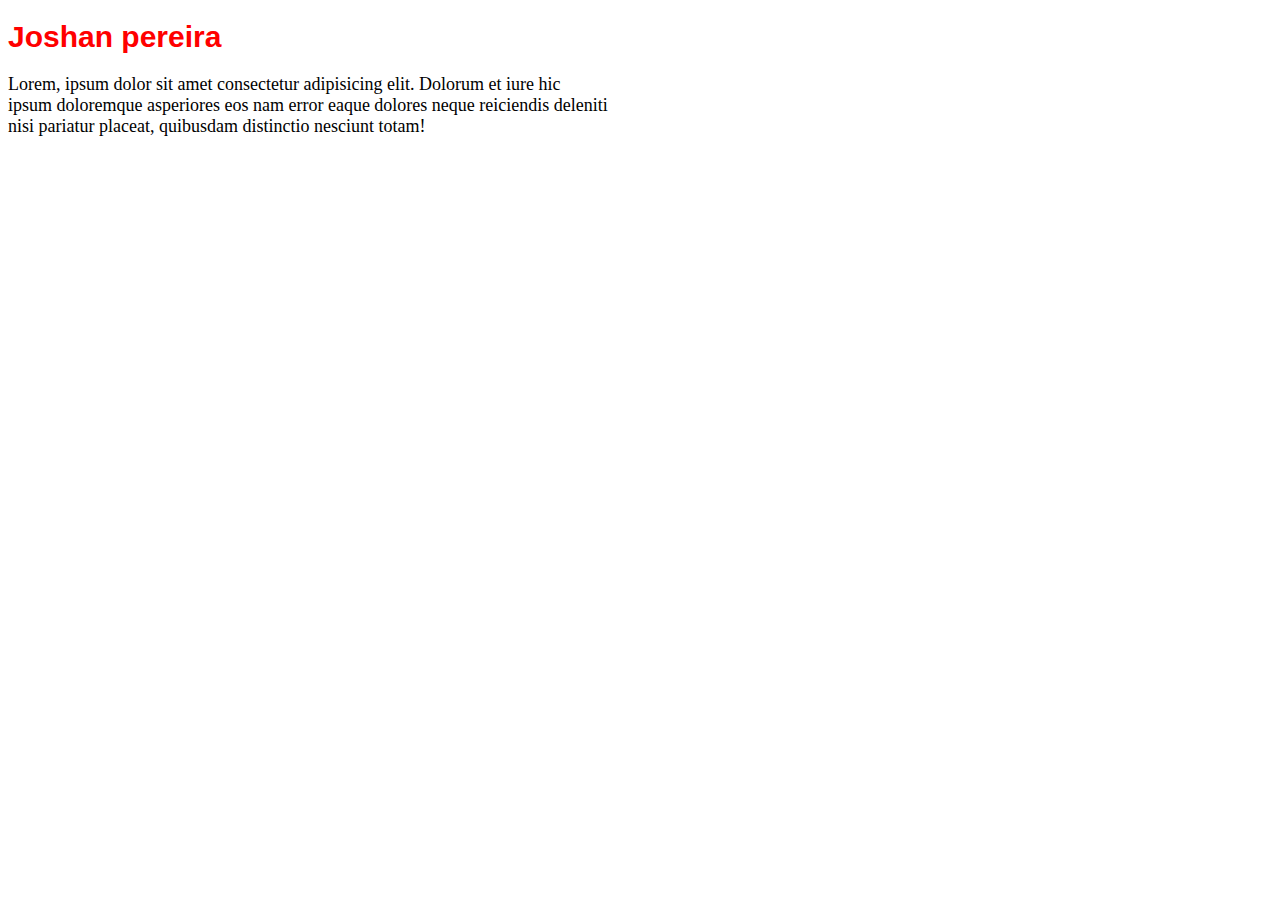
<file: clase_4/index.html>
<!DOCTYPE html>
<html lang="en">
<head>
    <meta charset="UTF-8">
    <meta name="viewport" content="width=device-width, initial-scale=1.0">
    <title>Document</title>
    <link rel="stylesheet" href="css/styles.css">
</head>
<body>
    <header>
        <h1>Joshan pereira</h1>
        <p>Lorem, ipsum dolor sit amet consectetur adipisicing elit. Dolorum et iure hic ipsum doloremque asperiores eos nam error eaque dolores neque reiciendis deleniti nisi pariatur placeat, quibusdam distinctio nesciunt totam!</p>
    </header>
    <main>

    </main>
    <footer>
        
    </footer>
</body>
</html>
</file>
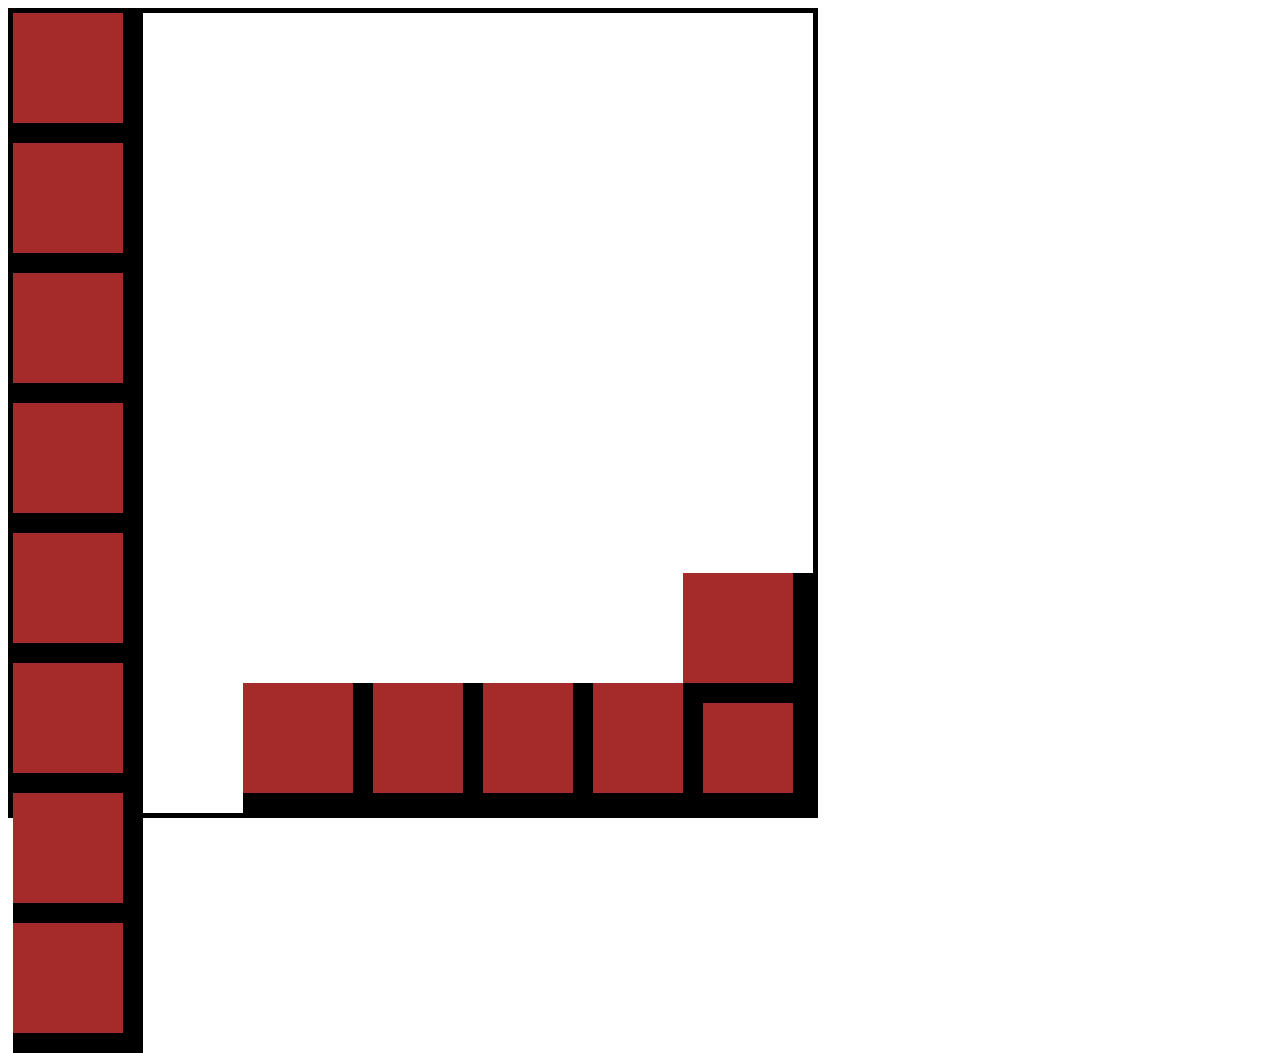
<file: clase_6/index.html>
<!DOCTYPE html>
<html lang="en">
<head>
    <meta charset="UTF-8">
    <meta name="viewport" content="width=device-width, initial-scale=1.0">
    <title>Document</title>
    <link rel="stylesheet" href="css/styles.css">
</head>
<body>
    <div class="caja-contenedora">
        <div class="cajita1"></div>
        <div class="cajita2"></div>
        <div class="cajita3"></div>
        <div class="cajita4"></div>
        <div class="cajita5"></div>
        <div class="cajita6"></div>
        <div class="cajita7"></div>
        <div class="cajita8"></div>
        <div class="cajita9"></div>
        <div class="cajita10"></div>
        <div class="cajita11"></div>
        <div class="cajita12"></div>
        <div class="cajita13"></div>
        <div class="cajita14"></div>
        <div class="cajita15"></div>
    </div>
    

</body>
</html>
</file>
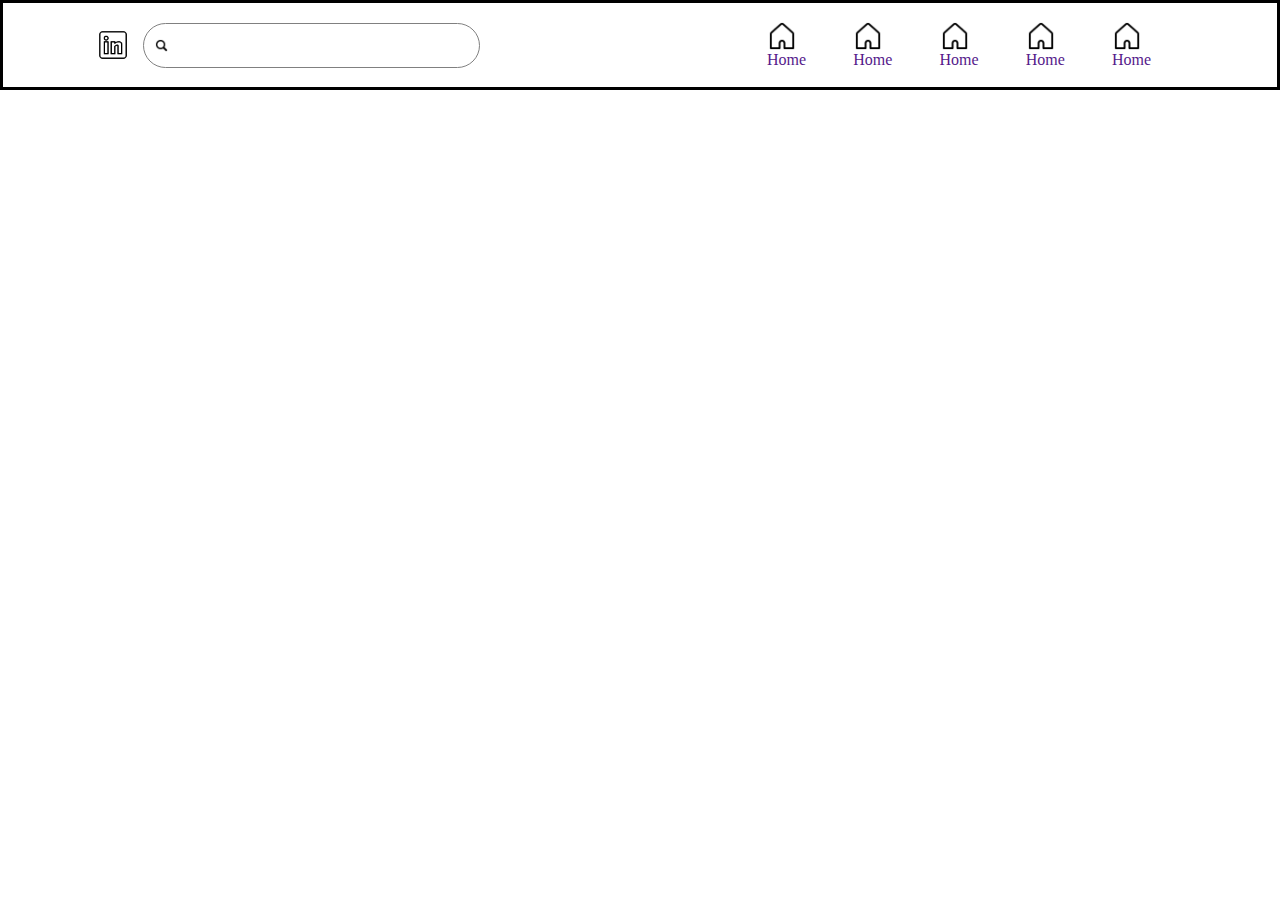
<file: clase_7/index.html>
<!DOCTYPE html>
<html lang="en">
<head>
    <meta charset="UTF-8">
    <meta name="viewport" content="width=device-width, initial-scale=1.0">
    <link rel="stylesheet" href="css/styles.css">
    <title>Document</title>
</head>
<body>
    <header class="encabezado1">
        <div class="encabezado_icon_search">
            <img src="img/social.png" alt="">
            <div>
                <img src="img/lupa.png" alt="">
                <input type="text">
            </div>
        </div>
        <div class="encabezado-menu">
            <a href="">
                <img src="img/hogar (1).png" alt="">
                <span>Home</span>
            </a>
            <a href="">
                <img src="img/hogar (1).png" alt="">
                <span>Home</span>
            </a>
            <a href="">
                <img src="img/hogar (1).png" alt="">
                <span>Home</span>
            </a>
            <a href="">
                <img src="img/hogar (1).png" alt="">
                <span>Home</span>
            </a>
            <a href="">
                <img src="img/hogar (1).png" alt="">
                <span>Home</span>
            </a>
        </div>
    </header>
    <main>

    </main>
    <footer>

    </footer>

</body>
</html>
</file>
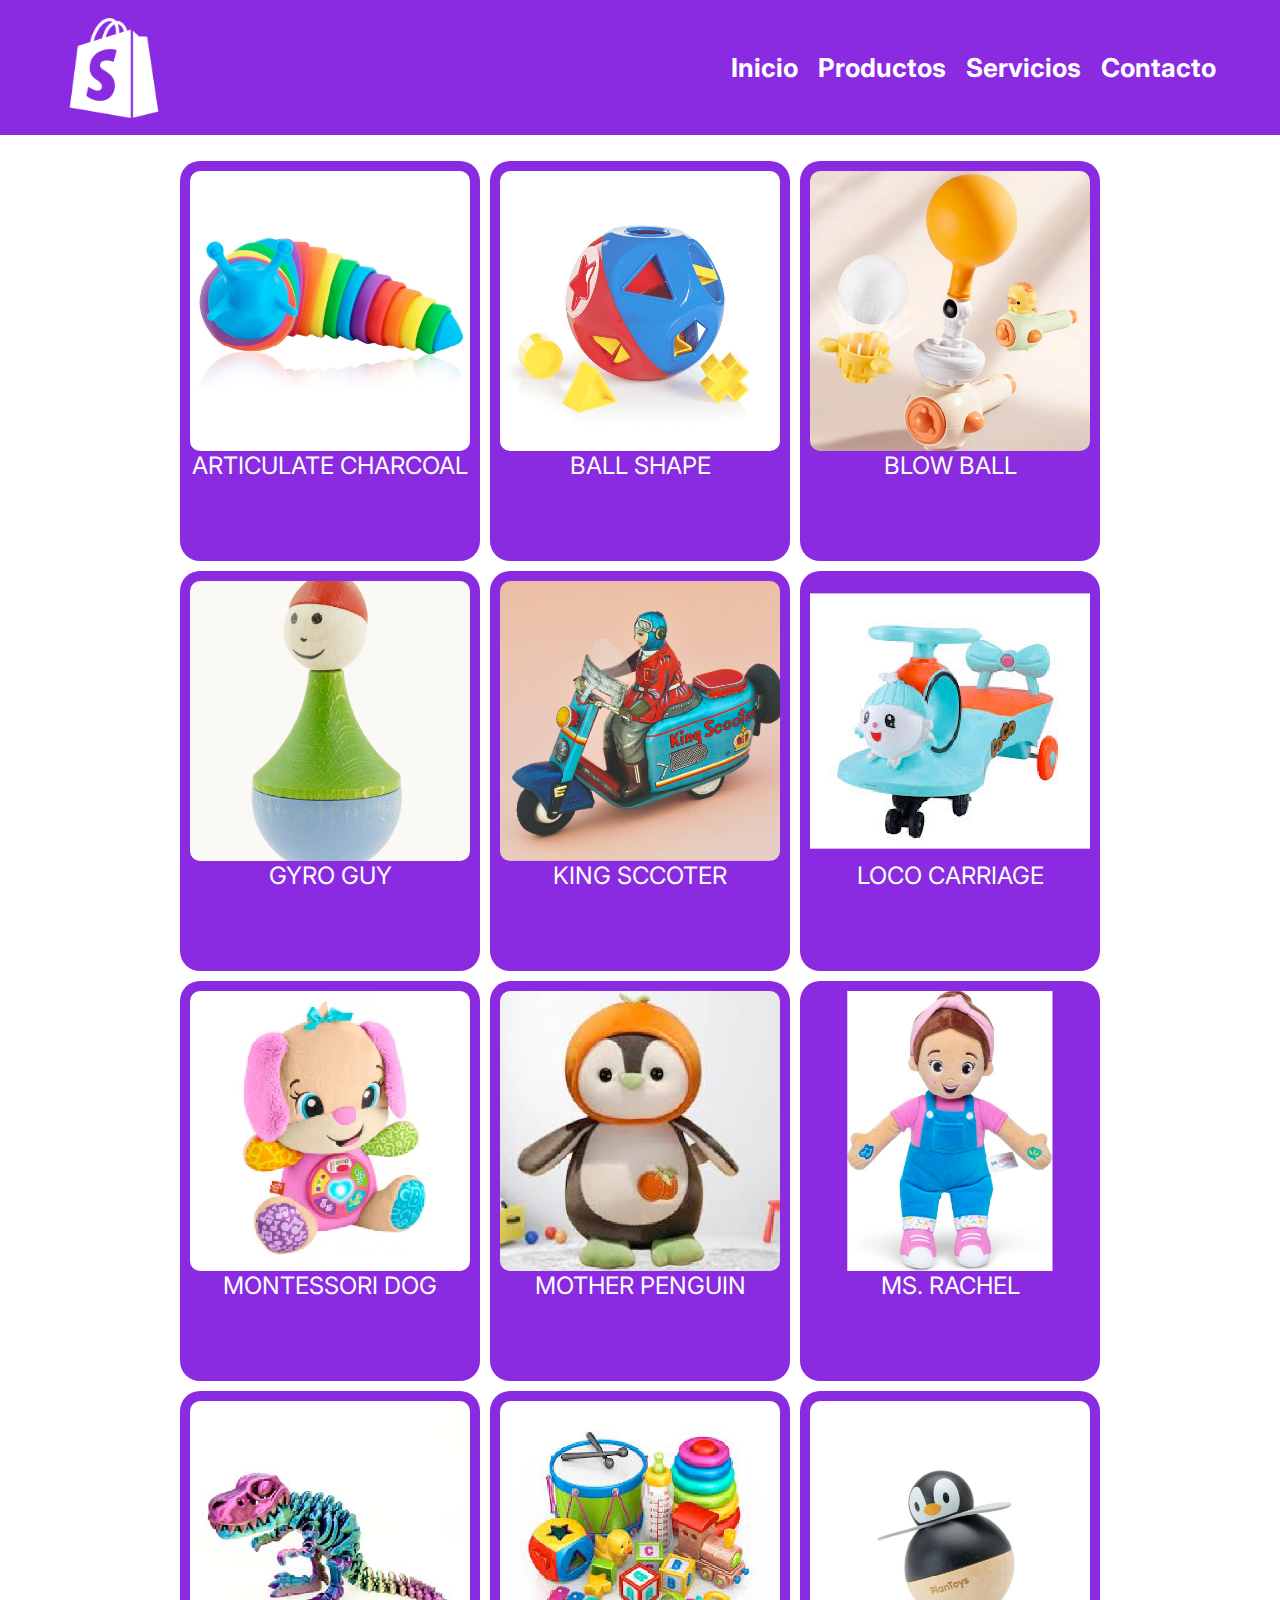
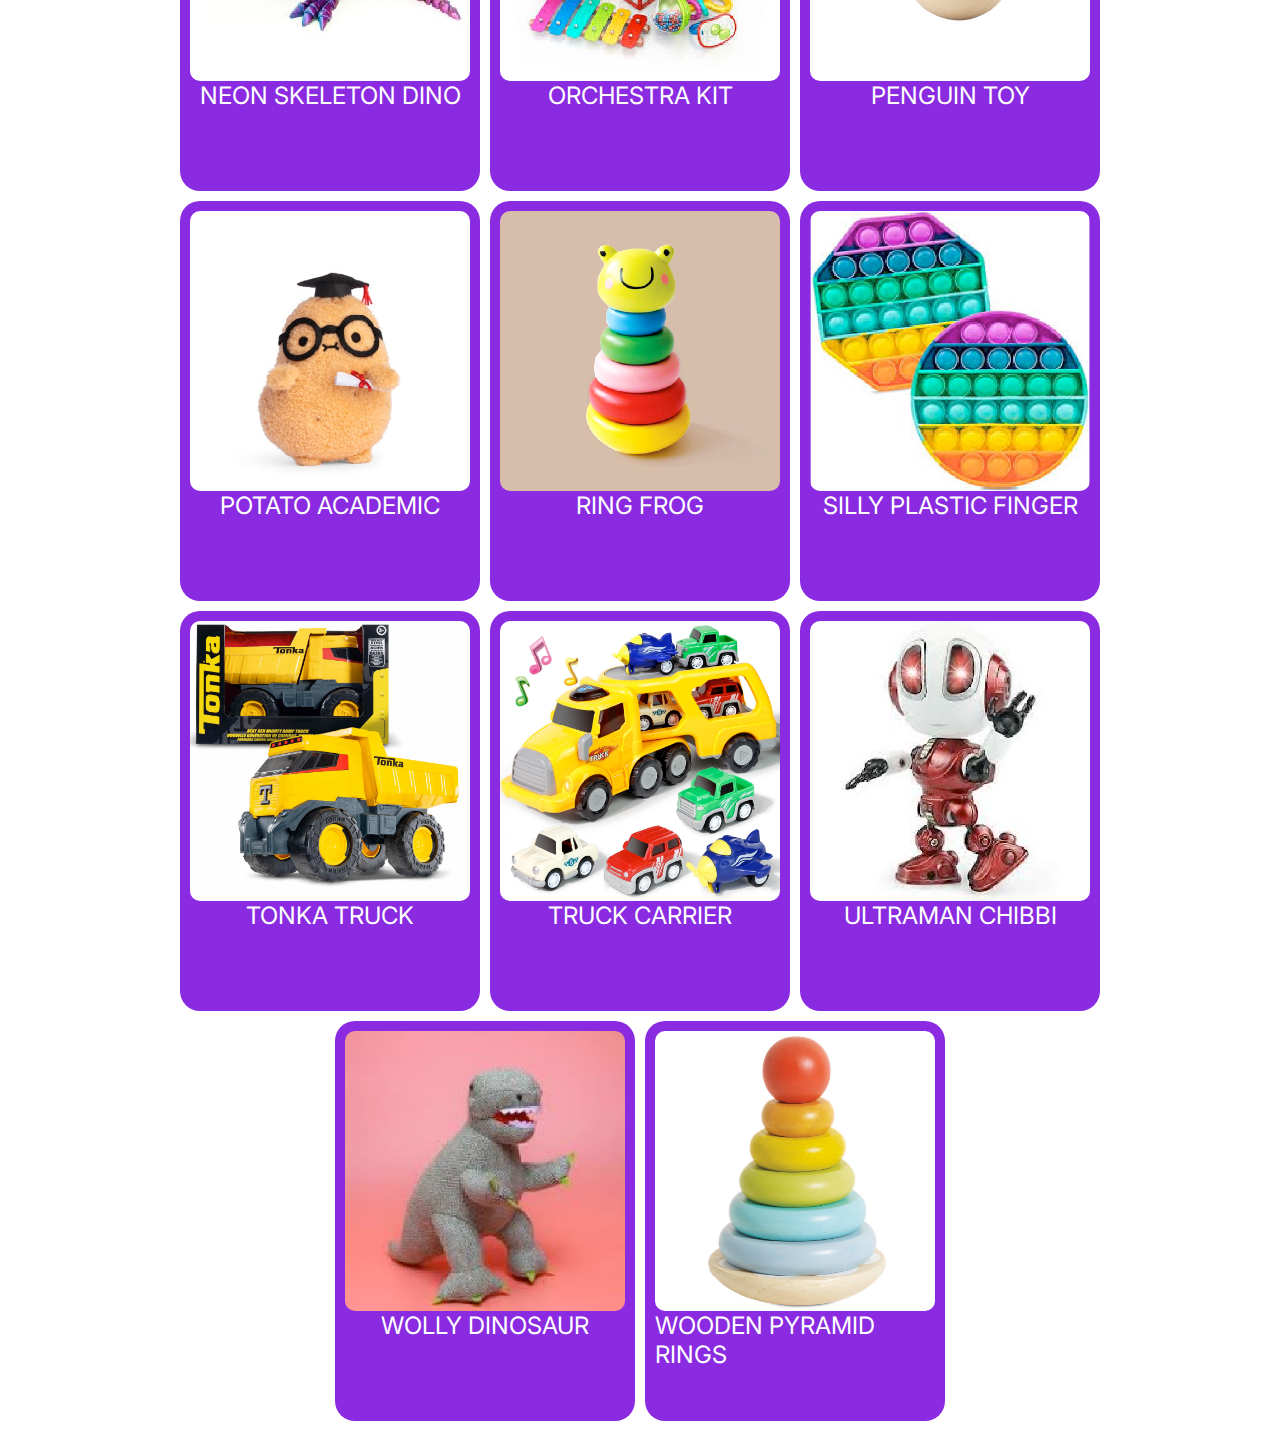
<file: Clase_8_flex/index.html>
<!DOCTYPE html>
<html lang="en">
<head>
    <meta charset="UTF-8">
    <meta name="viewport" content="width=device-width, initial-scale=1.0">
    <title>Document</title>
    <link rel="stylesheet" href="css/styless.css">
    <link rel="preconnect" href="https://fonts.googleapis.com">
    <link rel="preconnect" href="https://fonts.gstatic.com" crossorigin>
    <link href="https://fonts.googleapis.com/css2?family=Inter:ital,opsz,wght@0,14..32,100..900;1,14..32,100..900&display=swap" rel="stylesheet">   
</head>
<body>
    <header class="encabezado">
        <img src="img/shopify.png" alt="">
        <nav>
            <ul>
                <li><a href="">Inicio</a></li>
                <li><a href="">Productos</a></li>
                <li><a href="">Servicios</a></li>
                <li><a href="">Contacto</a></li>
            </ul>
        </nav>
    </header>
    <main class="contenido">
        <picture>
            <img src="img/Articulate_carcoal.webp" alt="">
            <h2>Articulate Charcoal</h2>
        </picture>
        <picture>
            <img src="img/Ball_shape.webp" alt="">
            <h2>Ball Shape</h2>
        </picture>
        <picture>
            <img src="img/blow_ball.webp" alt="">
            <h2>Blow Ball</h2>
        </picture>
        <picture>
            <img src="img/Gyro_guy.webp" alt="">
            <h2>Gyro Guy</h2>
        </picture>
        <picture>
            <img src="img/king_scoooter.webp" alt="">
            <h2>King Sccoter</h2>
        </picture>
        <picture>
            <img src="img/loco_carriage.webp" alt="">
            <h2>Loco Carriage</h2>
        </picture>
        <picture>
            <img src="img/montessori_dog.webp" alt="">
            <h2>Montessori Dog</h2>
        </picture>
        <picture>
            <img src="img/mother_penguin.webp" alt="">
            <h2>Mother Penguin</h2>
        </picture>
        <picture>
            <img src="img/Ms_Rachel.webp" alt="">
            <h2>Ms. Rachel</h2>
        </picture>
        <picture>
            <img src="img/Neon_Skelleton_dino.webp" alt="">
            <h2>Neon Skeleton Dino</h2>
        </picture>
        <picture>
            <img src="img/orchestra_kit.webp" alt="">
            <h2>Orchestra Kit</h2>
        </picture>
        <picture>
            <img src="img/penguien_toy.webp" alt="">
            <h2>Penguin Toy</h2>
        </picture>
        <picture>
            <img src="img/Potato_academic.webp" alt="">
            <h2>Potato Academic</h2>
        </picture>
        <picture>
            <img src="img/ring_frog.webp" alt="">
            <h2>Ring Frog</h2>
        </picture>
        <picture>
            <img src="img/silly_palstic_finger.webp" alt="">
            <h2>Silly Plastic Finger</h2>
        </picture>
        <picture>
            <img src="img/tonka_truck.webp" alt="">
            <h2>Tonka Truck</h2>
        </picture>
        <picture>
            <img src="img/truck_carrier.webp" alt="">
            <h2>Truck Carrier</h2>
        </picture>
        <picture>
            <img src="img/ultraman_chibbi.webp" alt="">
            <h2>Ultraman Chibbi</h2>
        </picture>
        <picture>
            <img src="img/wolly_dinosaur.webp" alt="">
            <h2>Wolly Dinosaur</h2>
        </picture>
        <picture>
            <img src="img/wooden_pyramidrings.webp" alt="">
            <h2>Wooden Pyramid Rings</h2>
        </picture>
    </main>
</body>
</html>
</file>
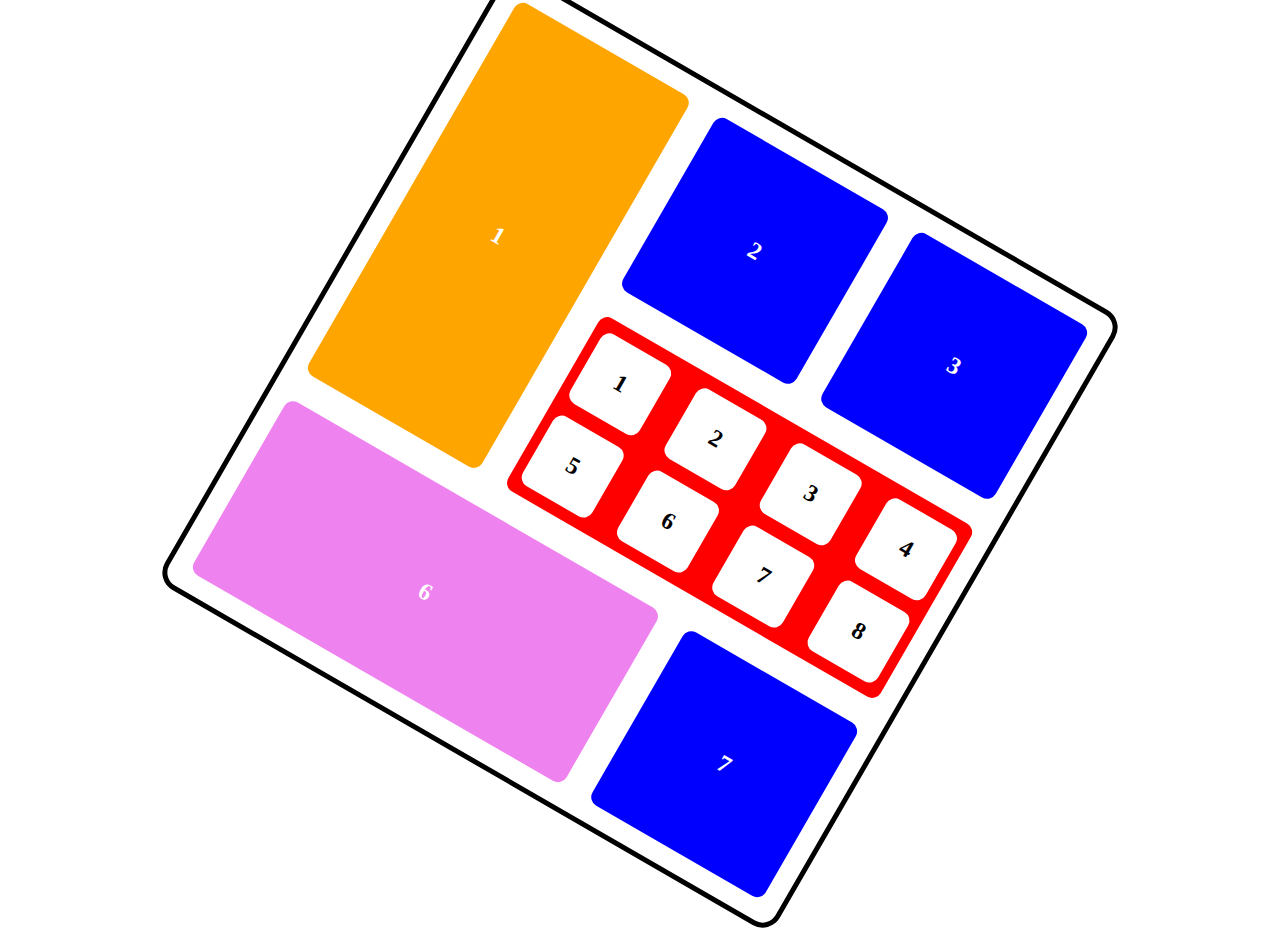
<file: clase_9_grid/index.html>
<!DOCTYPE html>
<html lang="en">
<head>
    <meta charset="UTF-8">
    <meta name="viewport" content="width=device-width, initial-scale=1.0">
    <title>Grid</title>
    <link rel="stylesheet" href="css/styles.css">
</head>
<body>
    <header></header>
    <main class="contenedor-principal">
        <div id="caja1">
            <h2>1</h2>  
        </div>
        <div>
            <h2>2</h2>
        </div>
        <div>
            <h2>3</h2>
        </div>
        
        <div id="caja5">
                <div class="">
                    <h2>1</h2>
                </div>
                <div class="">
                    <h2>2</h2>
                </div>
                <div class="">
                    <h2>3</h2>
                </div>
                <div class="">
                    <h2>4</h2>
                </div>
                <div class="">
                    <h2>5</h2>
                </div>
                <div class="">
                    <h2>6</h2>
                </div>
                <div class="">
                    <h2>7</h2>
                </div>
                <div class="">
                    <h2>8</h2>
                </div>
        </div>
        <div id="caja6">
            <h2>6</h2>
        </div>
        <div>
            <h2>7</h2>
        </div>
    </main>
    <footer></footer>
</body>
</html>
</file>
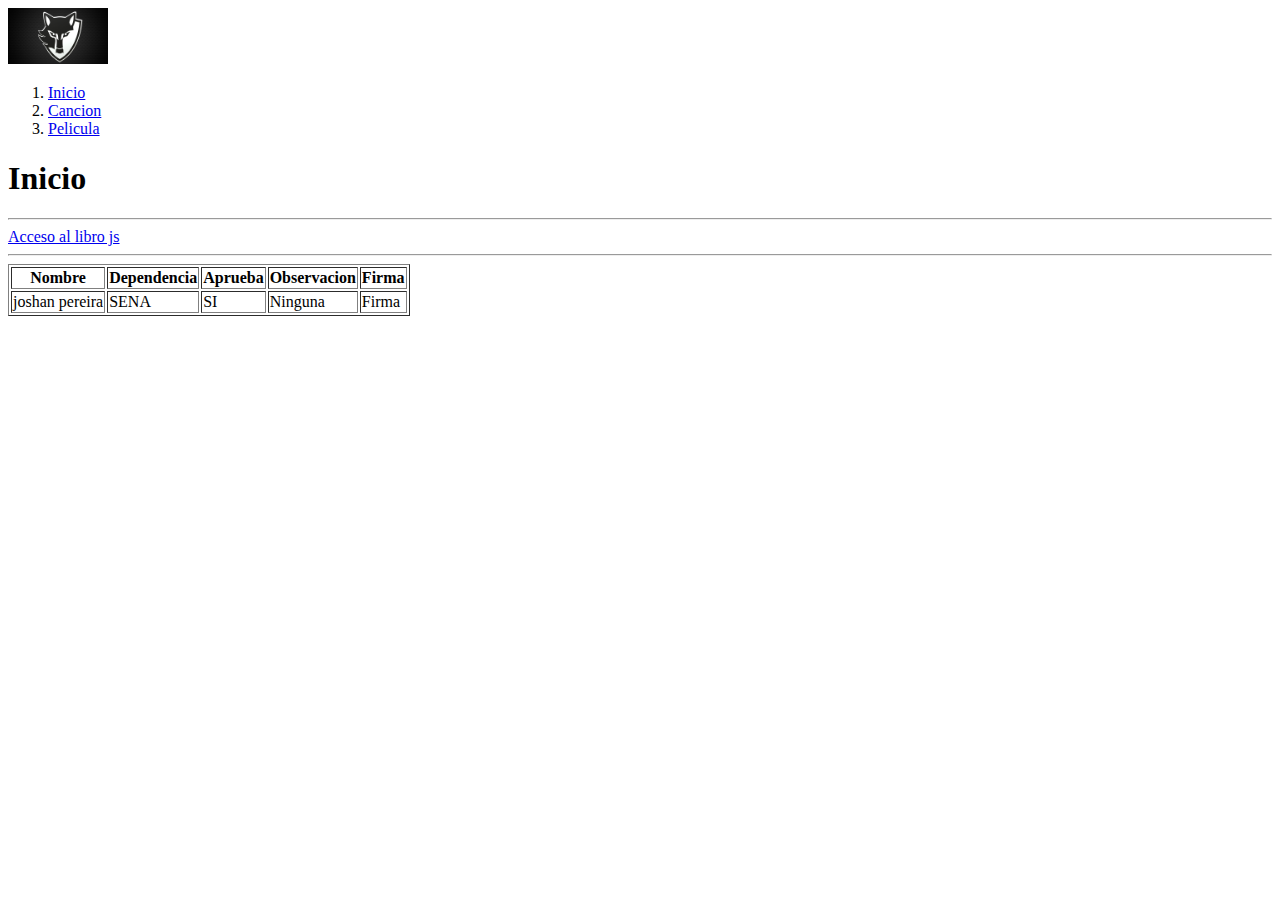
<file: proyecto_nuevo/index.html>
<!doctype html>
<html lang="es">
  <head>
    <meta charset="UTF-8" />
    <meta name="viewport" content="width=device-width, initial-scale=1.0" />
    <title>Document</title>
  </head>
  <body>
    <header>
      <img src="img/logo.jpg" width="100px" alt="logo de la app" />
      <ol>
        <li><a href="index.html">Inicio</a></li>
        <li><a href="cancion.html">Cancion</a></li>
        <li><a href="pelicula.html">Pelicula</a></li>
      </ol>
    </header>

    <main>
      <h1>Inicio</h1>
      <hr />

      <a
        href="docs/Clean Code JavaScript (Español) - Robert C Martin.pdf"
        target="_blank"
        >Acceso al libro js</a
      >

      <hr />

      <table border="1" >
        <thead>
          <th>Nombre</th>
          <th>Dependencia</th>
          <th>Aprueba</th>
          <th>Observacion</th>
          <th>Firma</th>
        </thead>
        <tbody>
            <tr>
                <td>joshan pereira</td>
                <td>SENA</td>
                <td>SI</td>
                <td>Ninguna</td>
                <td>Firma</td>
            </tr>
        </tbody>
      </table>


    </main>

    <footer></footer>
  </body>
</html>
</file>
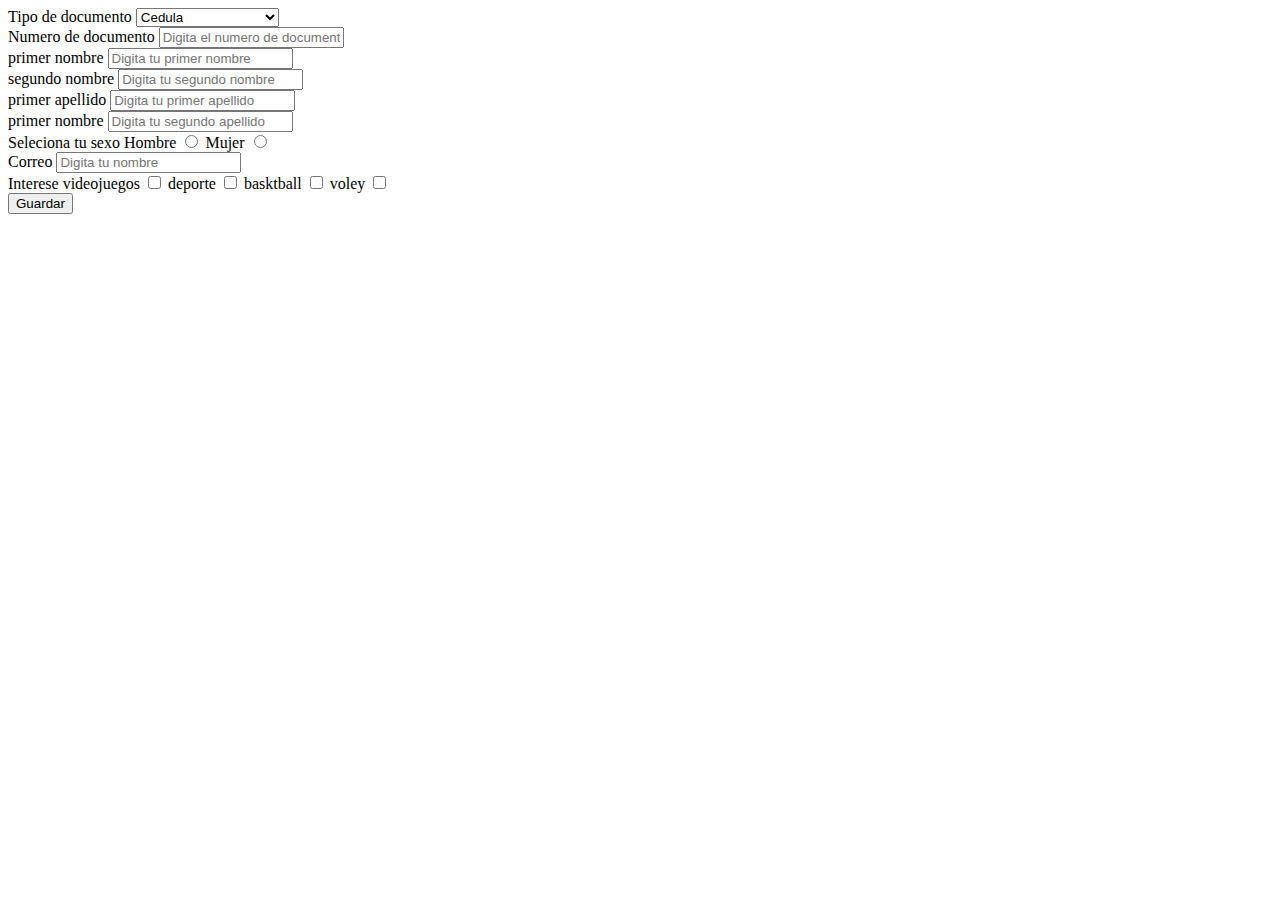
<file: proyecto_nuevo_otro/index.html>
<!DOCTYPE html>
<html lang="es">
<head>
    <meta charset="UTF-8">
    <meta name="viewport" content="width=device-width, initial-scale=1.0">
    <title>Formulario</title>
</head>
<body>

    <header>

    </header>
    <main>
        <section>
            <form action="">
                <div>
                    <label for="tipo_doc">Tipo de documento</label>
                    <select name="tipo_doc" id="tipo_doc" required>
                        <option value="CC">Cedula</option>
                        <option value="TI">Targeta de identidad</option>
                        <option value="PT">Permiso de trabajo</option>
                        <option value="P">Pasaporte</option>
                    </select>
                </div>
                <div>
                    <label for="Numero_doc">Numero de documento</label>
                    <input type="text" id="Numero_doc" placeholder="Digita el numero de documento" required>
                </div>
                <div>
                    <label for="1_nombre">primer nombre</label>
                    <input type="text" id="1_nombre" placeholder="Digita tu primer nombre" required>
                </div>
                <div>
                    <label for="2_nombre">segundo nombre</label>
                    <input type="text" id="2_nombre" placeholder="Digita tu segundo nombre">
                </div>
                <div>
                    <label for="1_apellido">primer apellido</label>
                    <input type="text" id="1_apellido" placeholder="Digita tu primer apellido" required>
                </div>
                <div>
                    <label for="2_apellido">primer nombre</label>
                    <input type="text" id="2_nombre" placeholder="Digita tu segundo apellido">
                </div>
                <div>
                    <label for="">Seleciona tu sexo</label>
                    <label for="">Hombre</label>
                    <input type="radio" name="sexo" value="Hombre" id="" required>
                    <label for="">Mujer</label>
                    <input type="radio" name="sexo" value="Mujer" id="" required>
                    
                </div>

                <div>
                    <label for="Correo">Correo</label>
                    <input type="email" name="" id="correo" placeholder="Digita tu nombre" required>
                </div>
                <div>
                    <label for="">Interese</label>
                    <label for="">videojuegos</label>
                    <input type="checkbox" name="intereses" id="videojuegos" value="videojuegos">
                    <label for="">deporte</label>
                    <input type="checkbox" name="intereses" id="deporte" value="deporte">
                    <label for="">basktball</label>
                    <input type="checkbox" name="intereses" id="basktball" value="basktball">
                    <label for="">voley</label>
                    <input type="checkbox" name="intereses" id="voley" value="voly">
                </div>
                <div>
                    <input type="submit" value="Guardar" name="" id="">
                </div>
            </form>
        </section>
    </main>

    <footer>

    </footer>

</body>
</html>
</file>
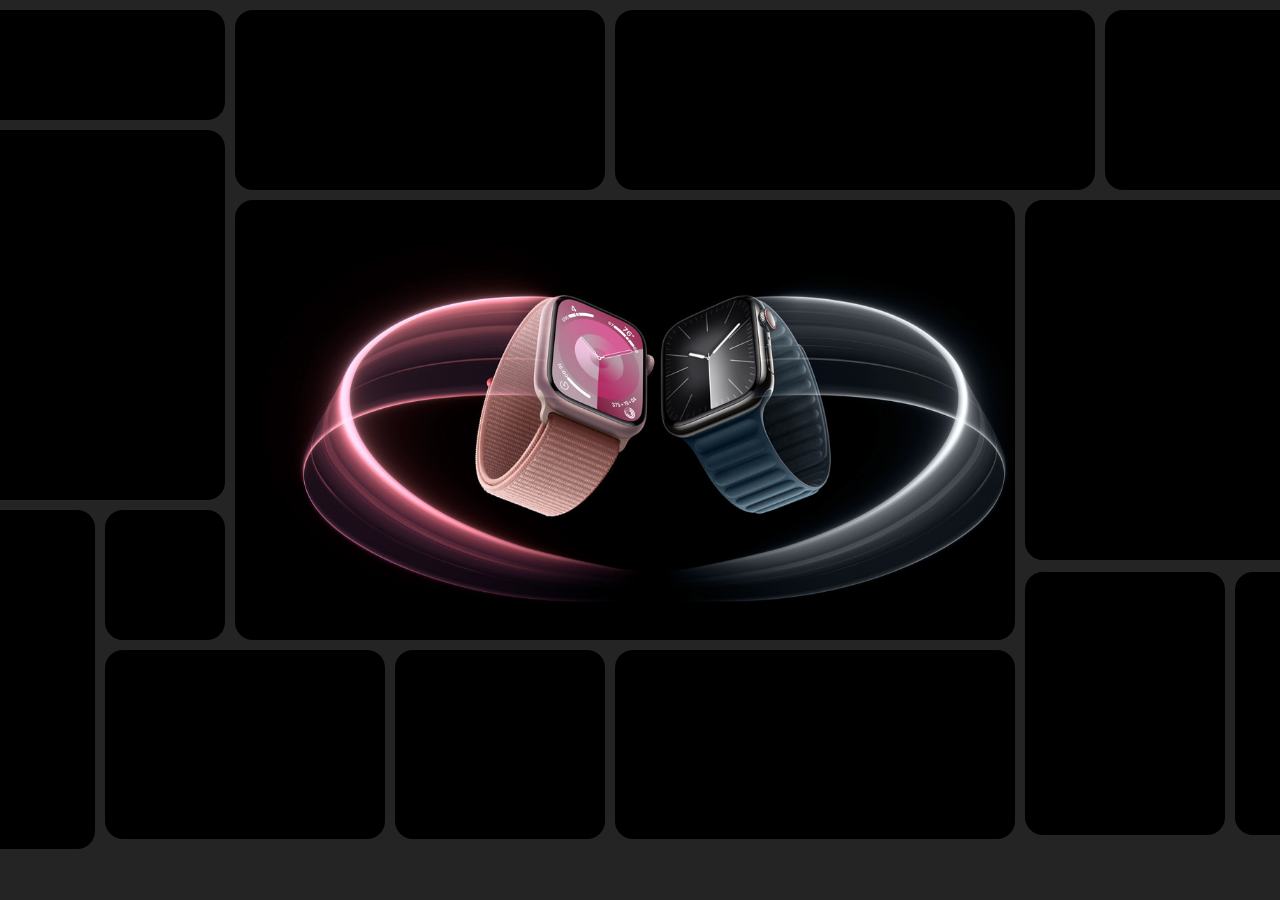
<file: reto_flexbox/index.html>
<!DOCTYPE html>
<html lang="en">
<head>
    <meta charset="UTF-8">
    <meta name="viewport" content="width=device-width, initial-scale=1.0">
    <title>Bento de apple</title>
    <link rel="stylesheet" href="css/styles.css">
</head>
<body>
    <main class="contenido-principal">
        <div class="grid-container">
                
            <div id="caja1">
              
            </div>
            <div id="caja2"></div>
            <div id="caja3"></div>
            <div id="caja4"></div>
            <div id="caja5"></div>
            <div id="caja6"></div>
            <div id="caja7"></div>
            <div id="caja8"></div>
            <div id="caja9"></div>
            <div id="caja10"></div>
            <div id="caja11"></div>
            <div id="caja12"></div>
            <div id="caja13"></div>
            <div id="caja14"></div>
        </div>
    </main>
</body>
</html>
</file>
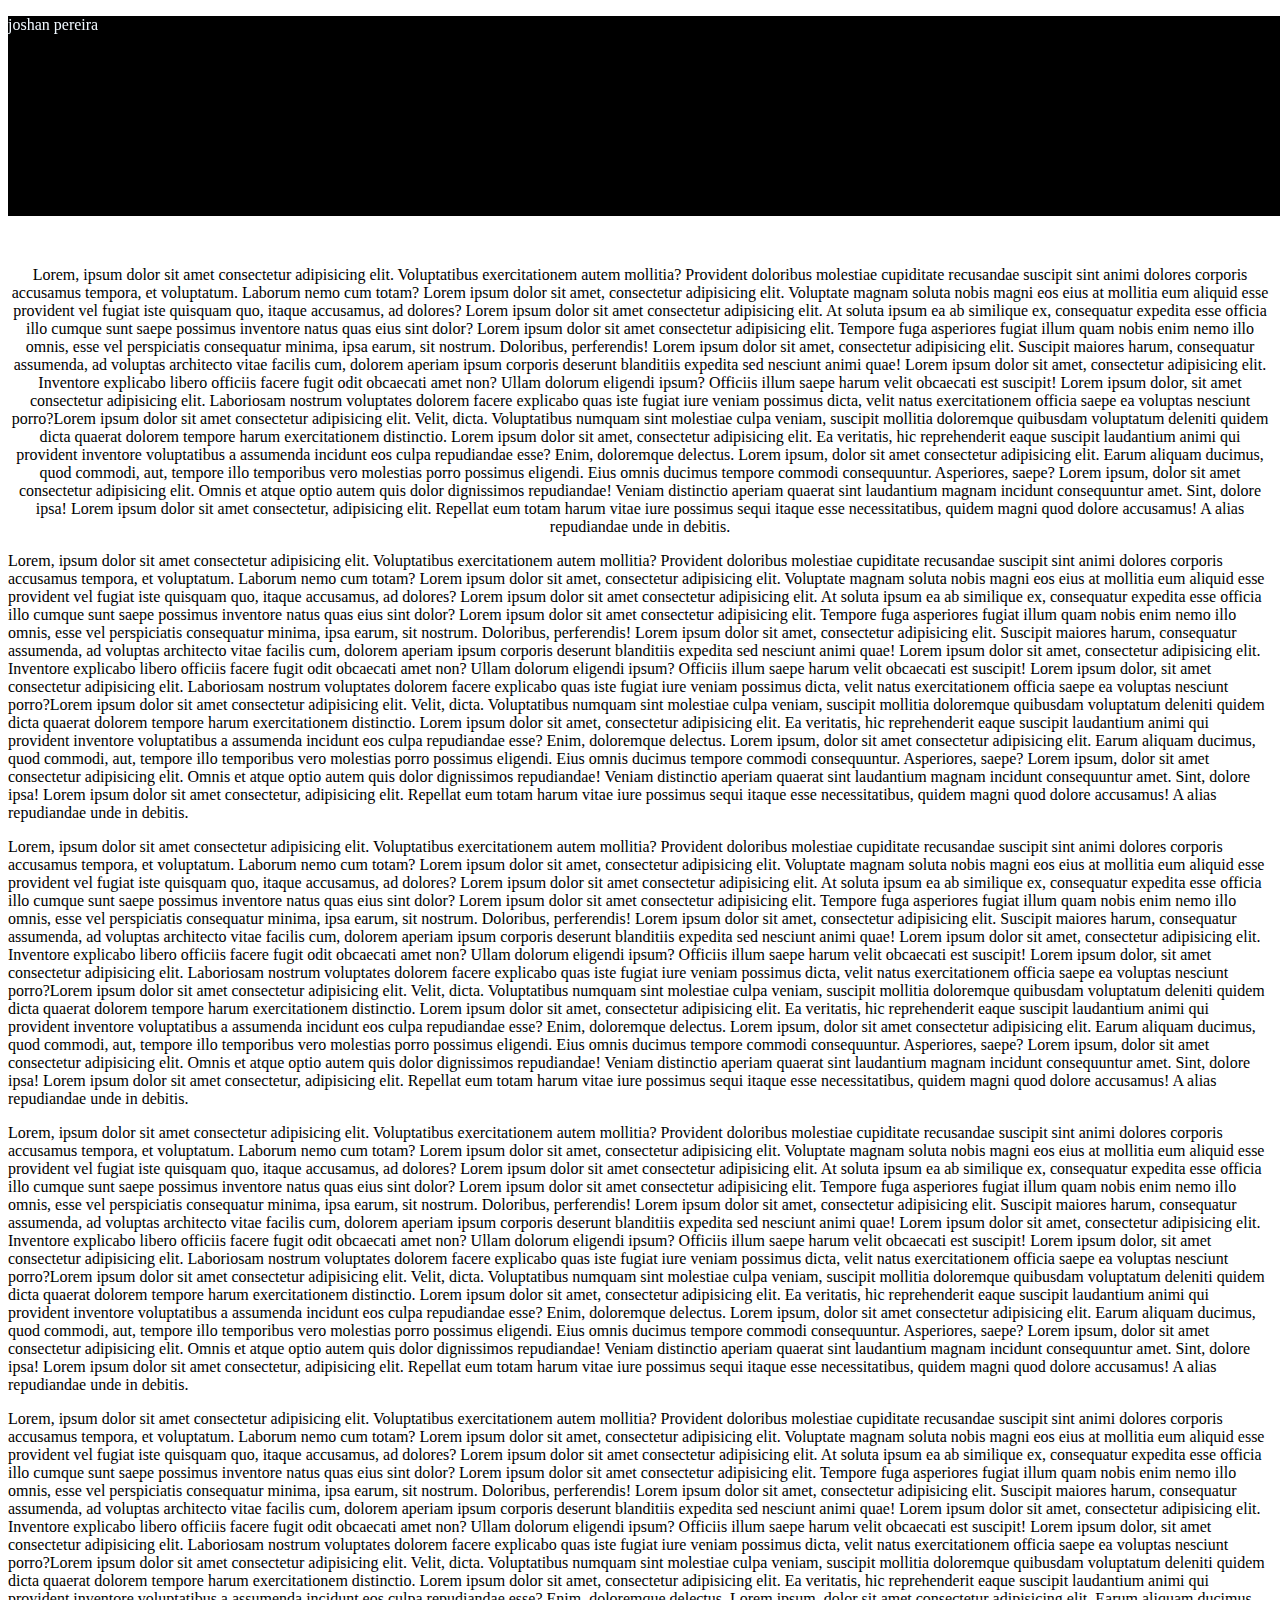
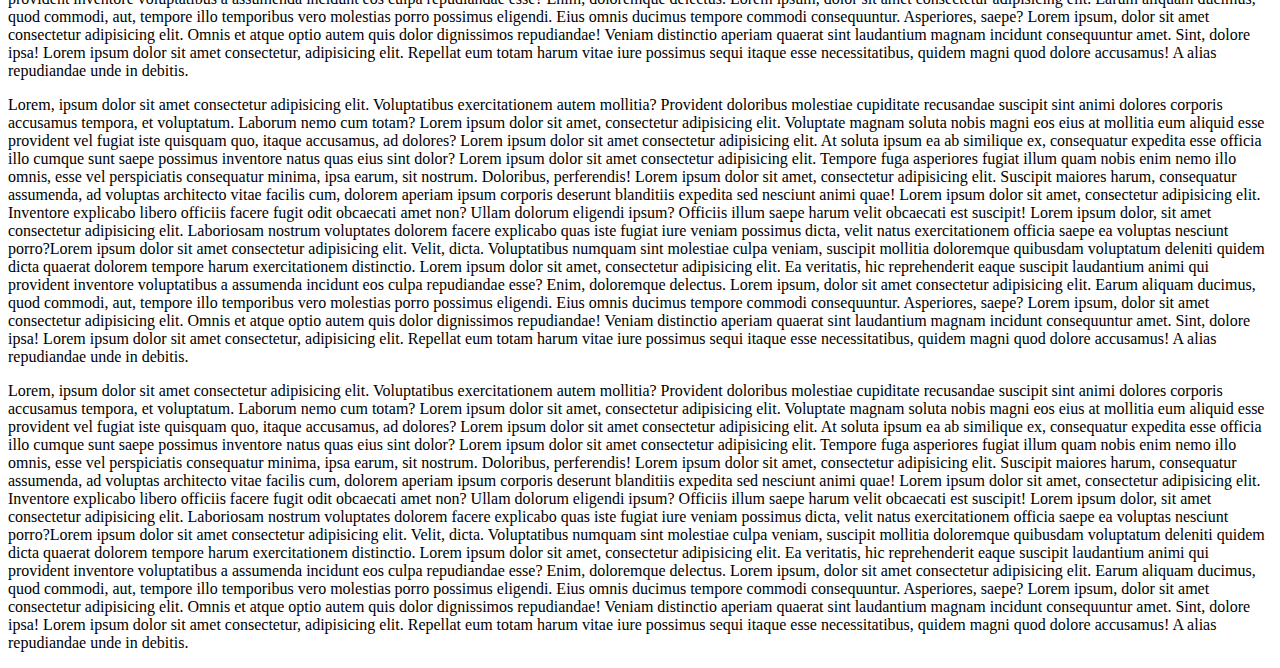
<file: clase_6/index2.html>
<!DOCTYPE html>
<html lang="en">
<head>
    <meta charset="UTF-8">
    <meta name="viewport" content="width=device-width, initial-scale=1.0">
    <title>Document</title>
    <link rel="stylesheet" href="css/styles2.css">
</head>
<body>
    <header class="encabezado-1">joshan pereira</header>
    <p class="parrafo1">Lorem, ipsum dolor sit amet consectetur adipisicing elit. Voluptatibus exercitationem autem mollitia? Provident doloribus molestiae cupiditate recusandae suscipit sint animi dolores corporis accusamus tempora, et voluptatum. Laborum nemo cum totam? Lorem ipsum dolor sit amet, consectetur adipisicing elit. Voluptate magnam soluta nobis magni eos eius at mollitia eum aliquid esse provident vel fugiat iste quisquam quo, itaque accusamus, ad dolores? Lorem ipsum dolor sit amet consectetur adipisicing elit. At soluta ipsum ea ab similique ex, consequatur expedita esse officia illo cumque sunt saepe possimus inventore natus quas eius sint dolor? Lorem ipsum dolor sit amet consectetur adipisicing elit. Tempore fuga asperiores fugiat illum quam nobis enim nemo illo omnis, esse vel perspiciatis consequatur minima, ipsa earum, sit nostrum. Doloribus, perferendis! Lorem ipsum dolor sit amet, consectetur adipisicing elit. Suscipit maiores harum, consequatur assumenda, ad voluptas architecto vitae facilis cum, dolorem aperiam ipsum corporis deserunt blanditiis expedita sed nesciunt animi quae! Lorem ipsum dolor sit amet, consectetur adipisicing elit. Inventore explicabo libero officiis facere fugit odit obcaecati amet non? Ullam dolorum eligendi ipsum? Officiis illum saepe harum velit obcaecati est suscipit! Lorem ipsum dolor, sit amet consectetur adipisicing elit. Laboriosam nostrum voluptates dolorem facere explicabo quas iste fugiat iure veniam possimus dicta, velit natus exercitationem officia saepe ea voluptas nesciunt porro?Lorem ipsum dolor sit amet consectetur adipisicing elit. Velit, dicta. Voluptatibus numquam sint molestiae culpa veniam, suscipit mollitia doloremque quibusdam voluptatum deleniti quidem dicta quaerat dolorem tempore harum exercitationem distinctio. Lorem ipsum dolor sit amet, consectetur adipisicing elit. Ea veritatis, hic reprehenderit eaque suscipit laudantium animi qui provident inventore voluptatibus a assumenda incidunt eos culpa repudiandae esse? Enim, doloremque delectus. Lorem ipsum, dolor sit amet consectetur adipisicing elit. Earum aliquam ducimus, quod commodi, aut, tempore illo temporibus vero molestias porro possimus eligendi. Eius omnis ducimus tempore commodi consequuntur. Asperiores, saepe? Lorem ipsum, dolor sit amet consectetur adipisicing elit. Omnis et atque optio autem quis dolor dignissimos repudiandae! Veniam distinctio aperiam quaerat sint laudantium magnam incidunt consequuntur amet. Sint, dolore ipsa! Lorem ipsum dolor sit amet consectetur, adipisicing elit. Repellat eum totam harum vitae iure possimus sequi itaque esse necessitatibus, quidem magni quod dolore accusamus! A alias repudiandae unde in debitis.</p>
    <p>Lorem, ipsum dolor sit amet consectetur adipisicing elit. Voluptatibus exercitationem autem mollitia? Provident doloribus molestiae cupiditate recusandae suscipit sint animi dolores corporis accusamus tempora, et voluptatum. Laborum nemo cum totam? Lorem ipsum dolor sit amet, consectetur adipisicing elit. Voluptate magnam soluta nobis magni eos eius at mollitia eum aliquid esse provident vel fugiat iste quisquam quo, itaque accusamus, ad dolores? Lorem ipsum dolor sit amet consectetur adipisicing elit. At soluta ipsum ea ab similique ex, consequatur expedita esse officia illo cumque sunt saepe possimus inventore natus quas eius sint dolor? Lorem ipsum dolor sit amet consectetur adipisicing elit. Tempore fuga asperiores fugiat illum quam nobis enim nemo illo omnis, esse vel perspiciatis consequatur minima, ipsa earum, sit nostrum. Doloribus, perferendis! Lorem ipsum dolor sit amet, consectetur adipisicing elit. Suscipit maiores harum, consequatur assumenda, ad voluptas architecto vitae facilis cum, dolorem aperiam ipsum corporis deserunt blanditiis expedita sed nesciunt animi quae! Lorem ipsum dolor sit amet, consectetur adipisicing elit. Inventore explicabo libero officiis facere fugit odit obcaecati amet non? Ullam dolorum eligendi ipsum? Officiis illum saepe harum velit obcaecati est suscipit! Lorem ipsum dolor, sit amet consectetur adipisicing elit. Laboriosam nostrum voluptates dolorem facere explicabo quas iste fugiat iure veniam possimus dicta, velit natus exercitationem officia saepe ea voluptas nesciunt porro?Lorem ipsum dolor sit amet consectetur adipisicing elit. Velit, dicta. Voluptatibus numquam sint molestiae culpa veniam, suscipit mollitia doloremque quibusdam voluptatum deleniti quidem dicta quaerat dolorem tempore harum exercitationem distinctio. Lorem ipsum dolor sit amet, consectetur adipisicing elit. Ea veritatis, hic reprehenderit eaque suscipit laudantium animi qui provident inventore voluptatibus a assumenda incidunt eos culpa repudiandae esse? Enim, doloremque delectus. Lorem ipsum, dolor sit amet consectetur adipisicing elit. Earum aliquam ducimus, quod commodi, aut, tempore illo temporibus vero molestias porro possimus eligendi. Eius omnis ducimus tempore commodi consequuntur. Asperiores, saepe? Lorem ipsum, dolor sit amet consectetur adipisicing elit. Omnis et atque optio autem quis dolor dignissimos repudiandae! Veniam distinctio aperiam quaerat sint laudantium magnam incidunt consequuntur amet. Sint, dolore ipsa! Lorem ipsum dolor sit amet consectetur, adipisicing elit. Repellat eum totam harum vitae iure possimus sequi itaque esse necessitatibus, quidem magni quod dolore accusamus! A alias repudiandae unde in debitis.</p>
    <p>Lorem, ipsum dolor sit amet consectetur adipisicing elit. Voluptatibus exercitationem autem mollitia? Provident doloribus molestiae cupiditate recusandae suscipit sint animi dolores corporis accusamus tempora, et voluptatum. Laborum nemo cum totam? Lorem ipsum dolor sit amet, consectetur adipisicing elit. Voluptate magnam soluta nobis magni eos eius at mollitia eum aliquid esse provident vel fugiat iste quisquam quo, itaque accusamus, ad dolores? Lorem ipsum dolor sit amet consectetur adipisicing elit. At soluta ipsum ea ab similique ex, consequatur expedita esse officia illo cumque sunt saepe possimus inventore natus quas eius sint dolor? Lorem ipsum dolor sit amet consectetur adipisicing elit. Tempore fuga asperiores fugiat illum quam nobis enim nemo illo omnis, esse vel perspiciatis consequatur minima, ipsa earum, sit nostrum. Doloribus, perferendis! Lorem ipsum dolor sit amet, consectetur adipisicing elit. Suscipit maiores harum, consequatur assumenda, ad voluptas architecto vitae facilis cum, dolorem aperiam ipsum corporis deserunt blanditiis expedita sed nesciunt animi quae! Lorem ipsum dolor sit amet, consectetur adipisicing elit. Inventore explicabo libero officiis facere fugit odit obcaecati amet non? Ullam dolorum eligendi ipsum? Officiis illum saepe harum velit obcaecati est suscipit! Lorem ipsum dolor, sit amet consectetur adipisicing elit. Laboriosam nostrum voluptates dolorem facere explicabo quas iste fugiat iure veniam possimus dicta, velit natus exercitationem officia saepe ea voluptas nesciunt porro?Lorem ipsum dolor sit amet consectetur adipisicing elit. Velit, dicta. Voluptatibus numquam sint molestiae culpa veniam, suscipit mollitia doloremque quibusdam voluptatum deleniti quidem dicta quaerat dolorem tempore harum exercitationem distinctio. Lorem ipsum dolor sit amet, consectetur adipisicing elit. Ea veritatis, hic reprehenderit eaque suscipit laudantium animi qui provident inventore voluptatibus a assumenda incidunt eos culpa repudiandae esse? Enim, doloremque delectus. Lorem ipsum, dolor sit amet consectetur adipisicing elit. Earum aliquam ducimus, quod commodi, aut, tempore illo temporibus vero molestias porro possimus eligendi. Eius omnis ducimus tempore commodi consequuntur. Asperiores, saepe? Lorem ipsum, dolor sit amet consectetur adipisicing elit. Omnis et atque optio autem quis dolor dignissimos repudiandae! Veniam distinctio aperiam quaerat sint laudantium magnam incidunt consequuntur amet. Sint, dolore ipsa! Lorem ipsum dolor sit amet consectetur, adipisicing elit. Repellat eum totam harum vitae iure possimus sequi itaque esse necessitatibus, quidem magni quod dolore accusamus! A alias repudiandae unde in debitis.</p>
    <p>Lorem, ipsum dolor sit amet consectetur adipisicing elit. Voluptatibus exercitationem autem mollitia? Provident doloribus molestiae cupiditate recusandae suscipit sint animi dolores corporis accusamus tempora, et voluptatum. Laborum nemo cum totam? Lorem ipsum dolor sit amet, consectetur adipisicing elit. Voluptate magnam soluta nobis magni eos eius at mollitia eum aliquid esse provident vel fugiat iste quisquam quo, itaque accusamus, ad dolores? Lorem ipsum dolor sit amet consectetur adipisicing elit. At soluta ipsum ea ab similique ex, consequatur expedita esse officia illo cumque sunt saepe possimus inventore natus quas eius sint dolor? Lorem ipsum dolor sit amet consectetur adipisicing elit. Tempore fuga asperiores fugiat illum quam nobis enim nemo illo omnis, esse vel perspiciatis consequatur minima, ipsa earum, sit nostrum. Doloribus, perferendis! Lorem ipsum dolor sit amet, consectetur adipisicing elit. Suscipit maiores harum, consequatur assumenda, ad voluptas architecto vitae facilis cum, dolorem aperiam ipsum corporis deserunt blanditiis expedita sed nesciunt animi quae! Lorem ipsum dolor sit amet, consectetur adipisicing elit. Inventore explicabo libero officiis facere fugit odit obcaecati amet non? Ullam dolorum eligendi ipsum? Officiis illum saepe harum velit obcaecati est suscipit! Lorem ipsum dolor, sit amet consectetur adipisicing elit. Laboriosam nostrum voluptates dolorem facere explicabo quas iste fugiat iure veniam possimus dicta, velit natus exercitationem officia saepe ea voluptas nesciunt porro?Lorem ipsum dolor sit amet consectetur adipisicing elit. Velit, dicta. Voluptatibus numquam sint molestiae culpa veniam, suscipit mollitia doloremque quibusdam voluptatum deleniti quidem dicta quaerat dolorem tempore harum exercitationem distinctio. Lorem ipsum dolor sit amet, consectetur adipisicing elit. Ea veritatis, hic reprehenderit eaque suscipit laudantium animi qui provident inventore voluptatibus a assumenda incidunt eos culpa repudiandae esse? Enim, doloremque delectus. Lorem ipsum, dolor sit amet consectetur adipisicing elit. Earum aliquam ducimus, quod commodi, aut, tempore illo temporibus vero molestias porro possimus eligendi. Eius omnis ducimus tempore commodi consequuntur. Asperiores, saepe? Lorem ipsum, dolor sit amet consectetur adipisicing elit. Omnis et atque optio autem quis dolor dignissimos repudiandae! Veniam distinctio aperiam quaerat sint laudantium magnam incidunt consequuntur amet. Sint, dolore ipsa! Lorem ipsum dolor sit amet consectetur, adipisicing elit. Repellat eum totam harum vitae iure possimus sequi itaque esse necessitatibus, quidem magni quod dolore accusamus! A alias repudiandae unde in debitis.</p>
    <p>Lorem, ipsum dolor sit amet consectetur adipisicing elit. Voluptatibus exercitationem autem mollitia? Provident doloribus molestiae cupiditate recusandae suscipit sint animi dolores corporis accusamus tempora, et voluptatum. Laborum nemo cum totam? Lorem ipsum dolor sit amet, consectetur adipisicing elit. Voluptate magnam soluta nobis magni eos eius at mollitia eum aliquid esse provident vel fugiat iste quisquam quo, itaque accusamus, ad dolores? Lorem ipsum dolor sit amet consectetur adipisicing elit. At soluta ipsum ea ab similique ex, consequatur expedita esse officia illo cumque sunt saepe possimus inventore natus quas eius sint dolor? Lorem ipsum dolor sit amet consectetur adipisicing elit. Tempore fuga asperiores fugiat illum quam nobis enim nemo illo omnis, esse vel perspiciatis consequatur minima, ipsa earum, sit nostrum. Doloribus, perferendis! Lorem ipsum dolor sit amet, consectetur adipisicing elit. Suscipit maiores harum, consequatur assumenda, ad voluptas architecto vitae facilis cum, dolorem aperiam ipsum corporis deserunt blanditiis expedita sed nesciunt animi quae! Lorem ipsum dolor sit amet, consectetur adipisicing elit. Inventore explicabo libero officiis facere fugit odit obcaecati amet non? Ullam dolorum eligendi ipsum? Officiis illum saepe harum velit obcaecati est suscipit! Lorem ipsum dolor, sit amet consectetur adipisicing elit. Laboriosam nostrum voluptates dolorem facere explicabo quas iste fugiat iure veniam possimus dicta, velit natus exercitationem officia saepe ea voluptas nesciunt porro?Lorem ipsum dolor sit amet consectetur adipisicing elit. Velit, dicta. Voluptatibus numquam sint molestiae culpa veniam, suscipit mollitia doloremque quibusdam voluptatum deleniti quidem dicta quaerat dolorem tempore harum exercitationem distinctio. Lorem ipsum dolor sit amet, consectetur adipisicing elit. Ea veritatis, hic reprehenderit eaque suscipit laudantium animi qui provident inventore voluptatibus a assumenda incidunt eos culpa repudiandae esse? Enim, doloremque delectus. Lorem ipsum, dolor sit amet consectetur adipisicing elit. Earum aliquam ducimus, quod commodi, aut, tempore illo temporibus vero molestias porro possimus eligendi. Eius omnis ducimus tempore commodi consequuntur. Asperiores, saepe? Lorem ipsum, dolor sit amet consectetur adipisicing elit. Omnis et atque optio autem quis dolor dignissimos repudiandae! Veniam distinctio aperiam quaerat sint laudantium magnam incidunt consequuntur amet. Sint, dolore ipsa! Lorem ipsum dolor sit amet consectetur, adipisicing elit. Repellat eum totam harum vitae iure possimus sequi itaque esse necessitatibus, quidem magni quod dolore accusamus! A alias repudiandae unde in debitis.</p>
    <p>Lorem, ipsum dolor sit amet consectetur adipisicing elit. Voluptatibus exercitationem autem mollitia? Provident doloribus molestiae cupiditate recusandae suscipit sint animi dolores corporis accusamus tempora, et voluptatum. Laborum nemo cum totam? Lorem ipsum dolor sit amet, consectetur adipisicing elit. Voluptate magnam soluta nobis magni eos eius at mollitia eum aliquid esse provident vel fugiat iste quisquam quo, itaque accusamus, ad dolores? Lorem ipsum dolor sit amet consectetur adipisicing elit. At soluta ipsum ea ab similique ex, consequatur expedita esse officia illo cumque sunt saepe possimus inventore natus quas eius sint dolor? Lorem ipsum dolor sit amet consectetur adipisicing elit. Tempore fuga asperiores fugiat illum quam nobis enim nemo illo omnis, esse vel perspiciatis consequatur minima, ipsa earum, sit nostrum. Doloribus, perferendis! Lorem ipsum dolor sit amet, consectetur adipisicing elit. Suscipit maiores harum, consequatur assumenda, ad voluptas architecto vitae facilis cum, dolorem aperiam ipsum corporis deserunt blanditiis expedita sed nesciunt animi quae! Lorem ipsum dolor sit amet, consectetur adipisicing elit. Inventore explicabo libero officiis facere fugit odit obcaecati amet non? Ullam dolorum eligendi ipsum? Officiis illum saepe harum velit obcaecati est suscipit! Lorem ipsum dolor, sit amet consectetur adipisicing elit. Laboriosam nostrum voluptates dolorem facere explicabo quas iste fugiat iure veniam possimus dicta, velit natus exercitationem officia saepe ea voluptas nesciunt porro?Lorem ipsum dolor sit amet consectetur adipisicing elit. Velit, dicta. Voluptatibus numquam sint molestiae culpa veniam, suscipit mollitia doloremque quibusdam voluptatum deleniti quidem dicta quaerat dolorem tempore harum exercitationem distinctio. Lorem ipsum dolor sit amet, consectetur adipisicing elit. Ea veritatis, hic reprehenderit eaque suscipit laudantium animi qui provident inventore voluptatibus a assumenda incidunt eos culpa repudiandae esse? Enim, doloremque delectus. Lorem ipsum, dolor sit amet consectetur adipisicing elit. Earum aliquam ducimus, quod commodi, aut, tempore illo temporibus vero molestias porro possimus eligendi. Eius omnis ducimus tempore commodi consequuntur. Asperiores, saepe? Lorem ipsum, dolor sit amet consectetur adipisicing elit. Omnis et atque optio autem quis dolor dignissimos repudiandae! Veniam distinctio aperiam quaerat sint laudantium magnam incidunt consequuntur amet. Sint, dolore ipsa! Lorem ipsum dolor sit amet consectetur, adipisicing elit. Repellat eum totam harum vitae iure possimus sequi itaque esse necessitatibus, quidem magni quod dolore accusamus! A alias repudiandae unde in debitis.</p>
    <p>Lorem, ipsum dolor sit amet consectetur adipisicing elit. Voluptatibus exercitationem autem mollitia? Provident doloribus molestiae cupiditate recusandae suscipit sint animi dolores corporis accusamus tempora, et voluptatum. Laborum nemo cum totam? Lorem ipsum dolor sit amet, consectetur adipisicing elit. Voluptate magnam soluta nobis magni eos eius at mollitia eum aliquid esse provident vel fugiat iste quisquam quo, itaque accusamus, ad dolores? Lorem ipsum dolor sit amet consectetur adipisicing elit. At soluta ipsum ea ab similique ex, consequatur expedita esse officia illo cumque sunt saepe possimus inventore natus quas eius sint dolor? Lorem ipsum dolor sit amet consectetur adipisicing elit. Tempore fuga asperiores fugiat illum quam nobis enim nemo illo omnis, esse vel perspiciatis consequatur minima, ipsa earum, sit nostrum. Doloribus, perferendis! Lorem ipsum dolor sit amet, consectetur adipisicing elit. Suscipit maiores harum, consequatur assumenda, ad voluptas architecto vitae facilis cum, dolorem aperiam ipsum corporis deserunt blanditiis expedita sed nesciunt animi quae! Lorem ipsum dolor sit amet, consectetur adipisicing elit. Inventore explicabo libero officiis facere fugit odit obcaecati amet non? Ullam dolorum eligendi ipsum? Officiis illum saepe harum velit obcaecati est suscipit! Lorem ipsum dolor, sit amet consectetur adipisicing elit. Laboriosam nostrum voluptates dolorem facere explicabo quas iste fugiat iure veniam possimus dicta, velit natus exercitationem officia saepe ea voluptas nesciunt porro?Lorem ipsum dolor sit amet consectetur adipisicing elit. Velit, dicta. Voluptatibus numquam sint molestiae culpa veniam, suscipit mollitia doloremque quibusdam voluptatum deleniti quidem dicta quaerat dolorem tempore harum exercitationem distinctio. Lorem ipsum dolor sit amet, consectetur adipisicing elit. Ea veritatis, hic reprehenderit eaque suscipit laudantium animi qui provident inventore voluptatibus a assumenda incidunt eos culpa repudiandae esse? Enim, doloremque delectus. Lorem ipsum, dolor sit amet consectetur adipisicing elit. Earum aliquam ducimus, quod commodi, aut, tempore illo temporibus vero molestias porro possimus eligendi. Eius omnis ducimus tempore commodi consequuntur. Asperiores, saepe? Lorem ipsum, dolor sit amet consectetur adipisicing elit. Omnis et atque optio autem quis dolor dignissimos repudiandae! Veniam distinctio aperiam quaerat sint laudantium magnam incidunt consequuntur amet. Sint, dolore ipsa! Lorem ipsum dolor sit amet consectetur, adipisicing elit. Repellat eum totam harum vitae iure possimus sequi itaque esse necessitatibus, quidem magni quod dolore accusamus! A alias repudiandae unde in debitis.</p>
</body>
</html>
</file>
<file: clase_4/css/styles.css>
h1 {
  color: red;
  font-size: 30px;
  font-family: sans-serif;
}

p {
  color: black;
  font-size: 18px;
  width: 600px;
}
</file>
<file: clase_6/css/styles.css>
.caja-contenedora {
    border: solid 5px black;
    position: relative;
    height: 800px;
    width: 800px;
}

.caja-contenedora > div {
    background-color: brown;
    border-bottom: solid 20px black;
    border-right: solid 20px black;
    height: 110px;
    width: 110px;
}

.cajita1 {
    bottom: 0;
    position: absolute;
    right: 0;
}

.cajita2 {
    bottom: 0;
    position: absolute;
    right: 110px;
}

.cajita3 {
    bottom: 0;
    position: absolute;
    right: 220px;
}

.cajita4 {
    bottom: 0;
    position: absolute;
    right: 330px;
}

.cajita5 {
    bottom: 0;
    position: absolute;
    right: 440px;
}

.cajita6 {
    bottom: 110px;
    position: absolute;
    right: 0;
}

.cajita7 {
    bottom: 110px;
    position: absolute;
    right: 0;
}
</file>
<file: clase_7/css/styles.css>
* {
    box-sizing: border-box;
    margin: 0;
    padding: 0;
}

.encabezado1 {
    align-items: center;
    border: solid 3px black;
    display: flex;
    justify-content: space-between;
    height: 10vh;
    width: 100%;
    padding: 0 10vh;


}

.encabezado_icon_search {
    align-items: center;
    display: flex;
    width: 340px;
}

.encabezado_icon_search > img {
    display: flex;
    height: 40px;
    width: 40px;
}


.encabezado_icon_search > div {
    align-items: center;
    border: solid 1px gray;
    border-radius: 30px;
    display: flex;
    justify-content:  flex-start;
    padding: 10px;
    margin-left: 10px;
}

.encabezado_icon_search > div > img {
    height: 15px;
    width: 15px;
}

.encabezado_icon_search > div > input {
    border: none;
    font-size: 20px;
    outline: none;
    padding-left: 5px;
    width: 300px;
}

.encabezado-menu {
    align-items: center;
    display: flex;
    justify-content: space-between;
    width: 420px;
}

.encabezado-menu > a {
    align-items: space-between;
    display: flex;
    flex-direction: column;
    justify-content: center;
    width: 75px;
    text-decoration: none;

}

.encabezado-menu > a > img {
    width: 30px;
}

.encabezado-menu > a > span {
    display: flex;
    align-items: center;
    text-align: center;
}
</file>
<file: Clase_8_flex/css/styless.css>
*{
    box-sizing: border-box;
    margin: 0;
    padding: 0;
}


.encabezado {
    align-items: center;
    background-color: blueviolet;
    display: flex;
    justify-content: space-between;
    height: 15vh;
    padding: 1% 5%;
    width: 100vw;


}

.encabezado > img {
    width: 100px;
}

.encabezado > nav > ul {
    display: flex;
    gap: 20px;
    list-style: none;
}

.encabezado > nav > ul > li > a {
    color: white;
    font-family: "Inter", sans-serif;
    font-size: 26px;
    font-weight: 700;
    text-decoration: none;
}


.contenido {
    display: flex;
    flex-wrap: wrap;
    justify-content: center;
    gap: 10px;
    padding: 2% 5%;
}

.contenido > picture {
    background-color: blueviolet;
    border-radius: 20px;
    height: 400px;
    display: flex;
    flex-direction: column;
    align-items: center;
    justify-content: flex-start;
    padding: 10px;
    width: 300px;
}

.contenido > picture > img {
    border-radius: 10px;
    width: 100%;
}

.contenido > picture > h2 {
    color: white;
    font-family: "Inter", sans-serif;
    font-weight: 400;
    text-transform: uppercase;
}
</file>
<file: clase_9_grid/css/styles.css>
* {
    box-sizing: border-box;
    margin: 0;
    padding: 0;
}

body {
    display: flex;
    justify-content: center;
    align-items: center;
    height: 100vh;
    width: 100vw;
}

.contenedor-principal {
    display: grid;
    grid-template-columns: 200px 200px 200px;
    grid-template-rows: 200px 200px 200px;
    column-gap: 30px;
    row-gap: 30px;

}

.contenedor-principal > div {
    align-items: center;
    background-color: blue;
    border-radius: 10px;
    display: flex;
    justify-content: center;
    height: 200px;
    width: 200px;
}

.contenedor-principal > div > h2 {
    color: white;
}

#caja5 {
    background-color: red;
    grid-column: span 2;
    width: 430px;
    justify-content: space-between;
    display: flex;
    flex-direction: row;
    flex-wrap: wrap;
    gap: 10px;
    padding: 10px;



}

#caja5 > div {
    align-items: center;
    background-color: white;
    border-radius: 10px;
    display: flex;
    justify-content: center;
    height: 80px;
    width: 80px;


}

#caja1 {
    background-color: orange;
    grid-row: span 2;
    height: 430px;
}

#caja6 {
    background-color: violet;
    grid-column: span 2;
    width: 430px;
}

.contenedor-principal {
    border: 5px solid black;
    padding: 20px;
    border-radius: 20px;
    transform: rotate(30deg);
}
</file>
<file: reto_flexbox/css/styles.css>
*{
    margin: 0;
    padding: 0;
    box-sizing: border-box;
}

body {
    display: flex;
    justify-content: center;
    align-items: center;
    background-color: #242424;
}

.contenido-principal {  
    height: 100vh;
    margin: 0;
}


.grid-container {
    display: grid;
    grid-template-columns: 200px 120px 150px 100px 100px 400px 70px 120px 150px ;
    grid-template-rows: 110px 60px 300px 130px 189px ; 
    gap: 10px;
    padding: 10px;

}

.grid-container > div {
    border-radius: 18px;
    background-color: #000000;
    width: 100px;
    height: 100px;
    justify-content: center;
    align-items: center;
}

#caja1{   
    grid-column: 1 / 3;
    width: 100%;
    height: 100%;
}

#caja2 {
    grid-column: 3 / 6;
    grid-row: 1 / 3;
    height: 100%; 
    width: 100%;
}

#caja3 {
    grid-column: 6 / 8;
    grid-row: 1 / 3;
    width: 100%;
    height: 100%;
}

#caja4 {
    grid-column: 8 / 10;
    grid-row: 1 / 3;
    height: 100%;
    width: 100%;
}

#caja5 {
    grid-column: 1 / 3;
    grid-row: 2 / 4;
    width: 100%;
    height: 100%;

}

#caja6 {
    background-image: url(../img/Apple-Watch-S9-hero-230912.jpg.og.jpg);
    background-repeat: no-repeat;
    background-size: cover;
    grid-column: 3 / 7;
    grid-row: 3 / 5;
    width: 100%;
    height: 100%;
}

#caja7 {
    grid-column: 7 / 10;
    height: 120%;
    width: 100%;
}


#caja8 {
    grid-row: 4 / 7;
    height: 100%;
    width: 100%;
}

#caja9 {
    height: 100%;
    width: 100%;
}

#caja10 {
    grid-column: 7 / 9;
    grid-row: 4 / 6;
    height: 80%;
    width: 100%;
    position: relative;
    top: 62px;

}
 
#caja11 {
    grid-row: span 2;
    width: 100%;
    height: 80%;
    position: relative;
    top: 62px;
}

#caja12{
    grid-column: 2 / 4;
    grid-row: span / 2;
    width: 100%;
    height: 100%;
}

#caja13{
    grid-column: 4 / 6;
    height: 100%;
    width: 100%;
}

#caja14 {
    width: 100%;
    height: 100%;
}
</file>
<file: clase_6/css/styles2.css>
.encabezado-1 {
    background-color: black;
    color: aliceblue;
    height: 200px;
    position: fixed;
    width: 100%;
    
}

.encabezado-1 h1 {
    color: aliceblue;
    text-align: center;
    padding-top: 100px;
    
}

.parrafo1 {
    padding-top: 250px;
    text-align: center;
}
</file>
